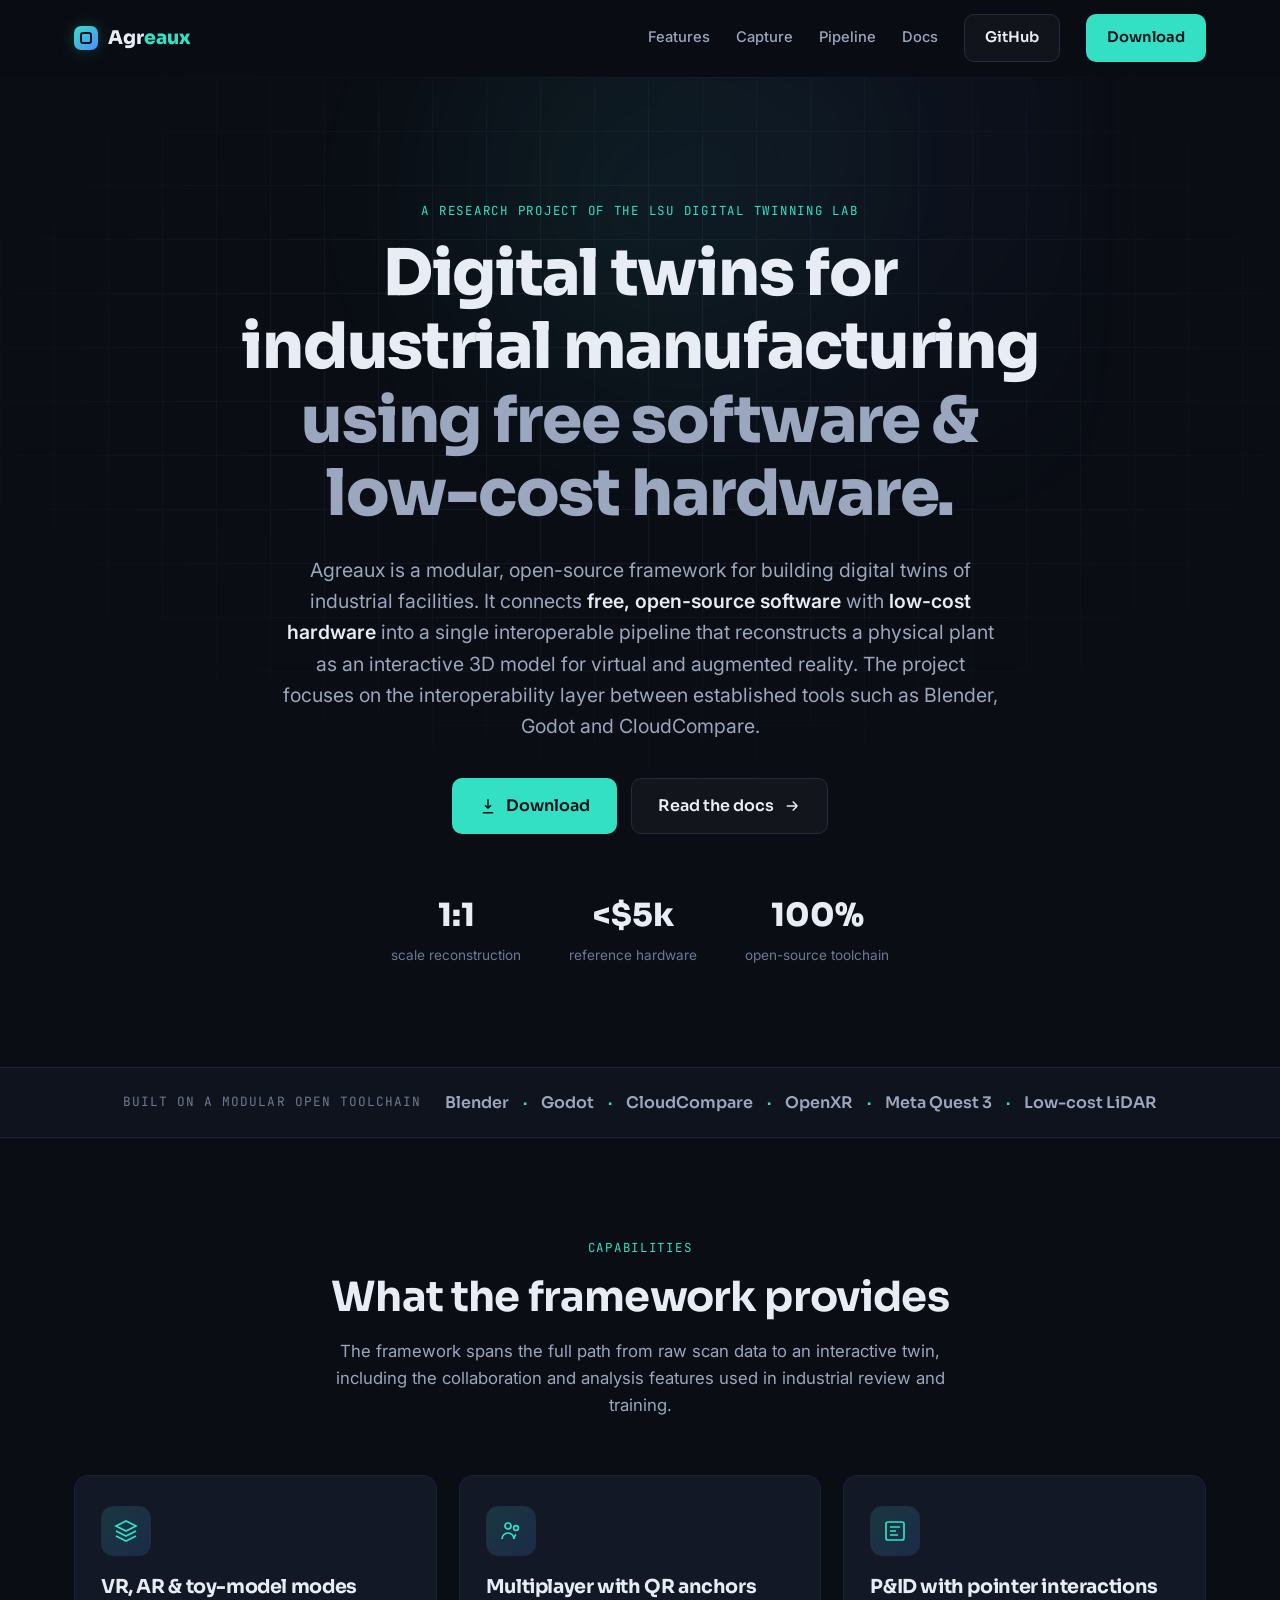
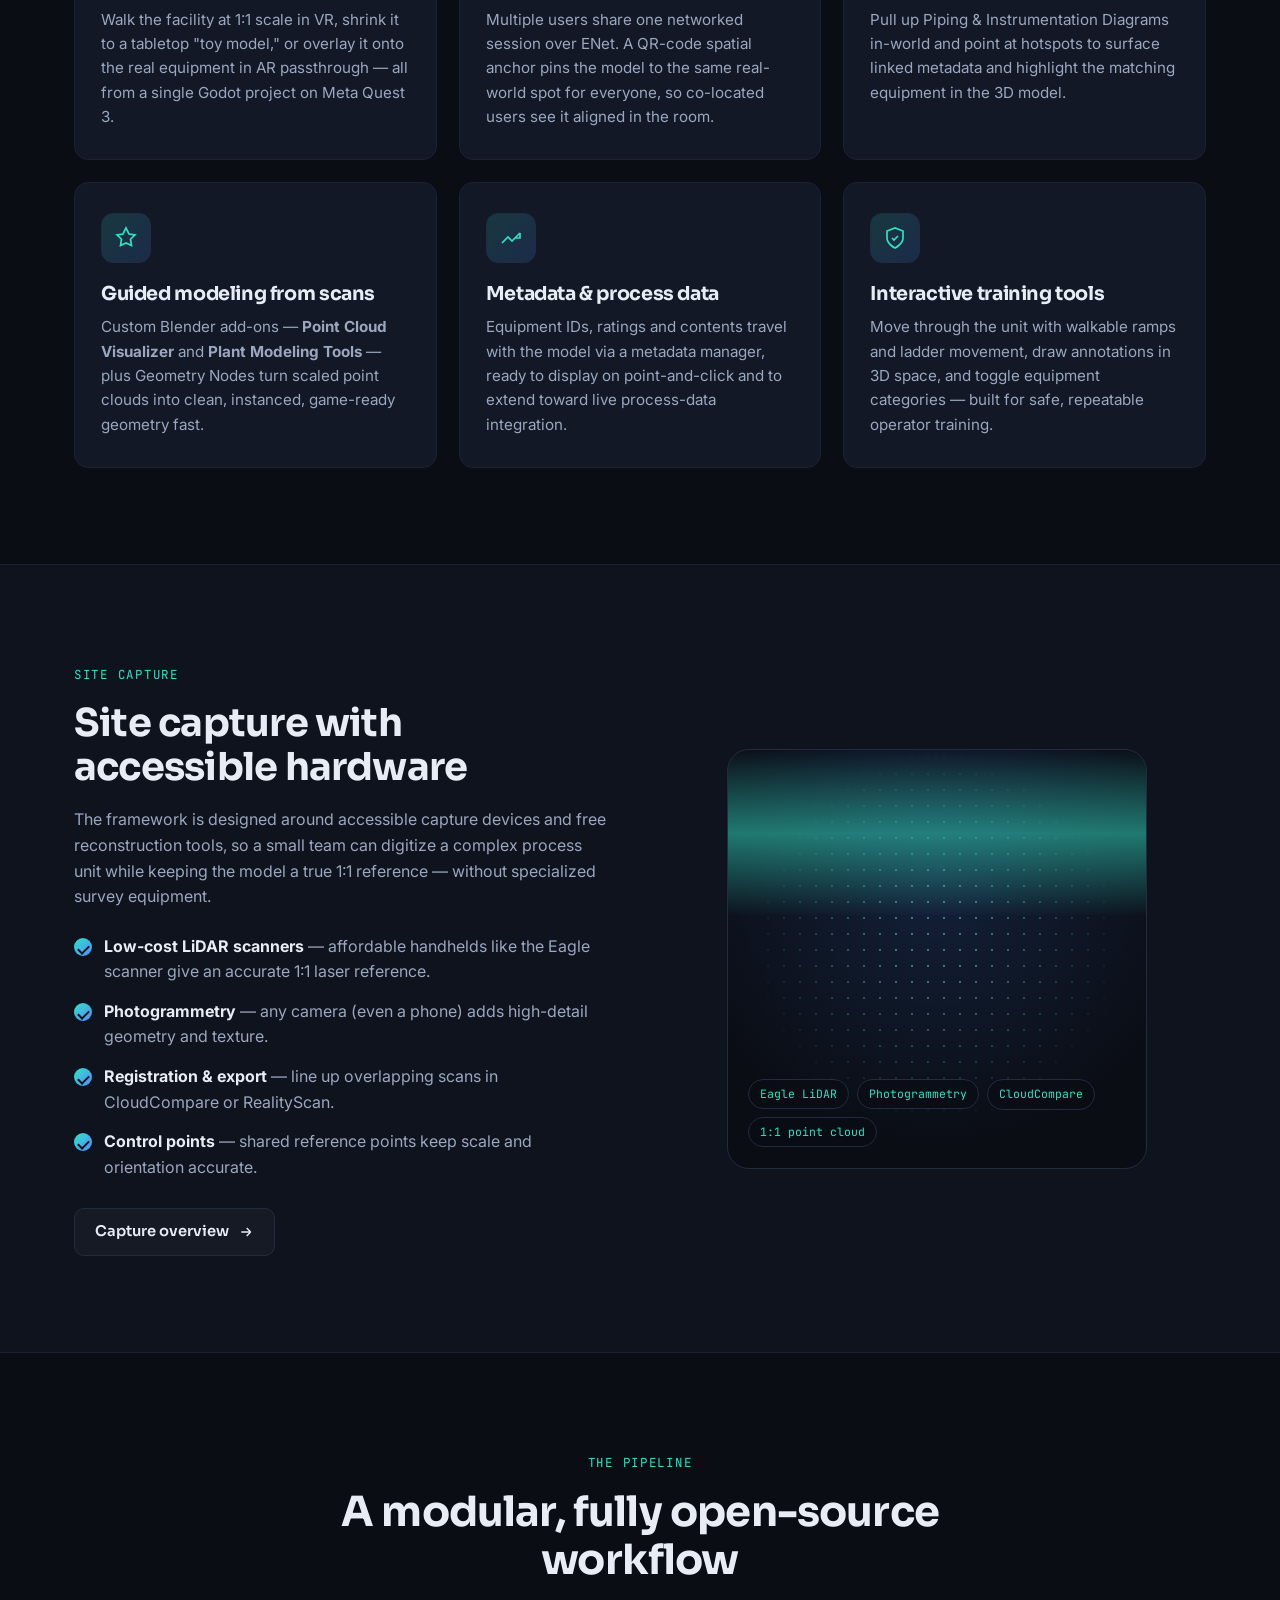
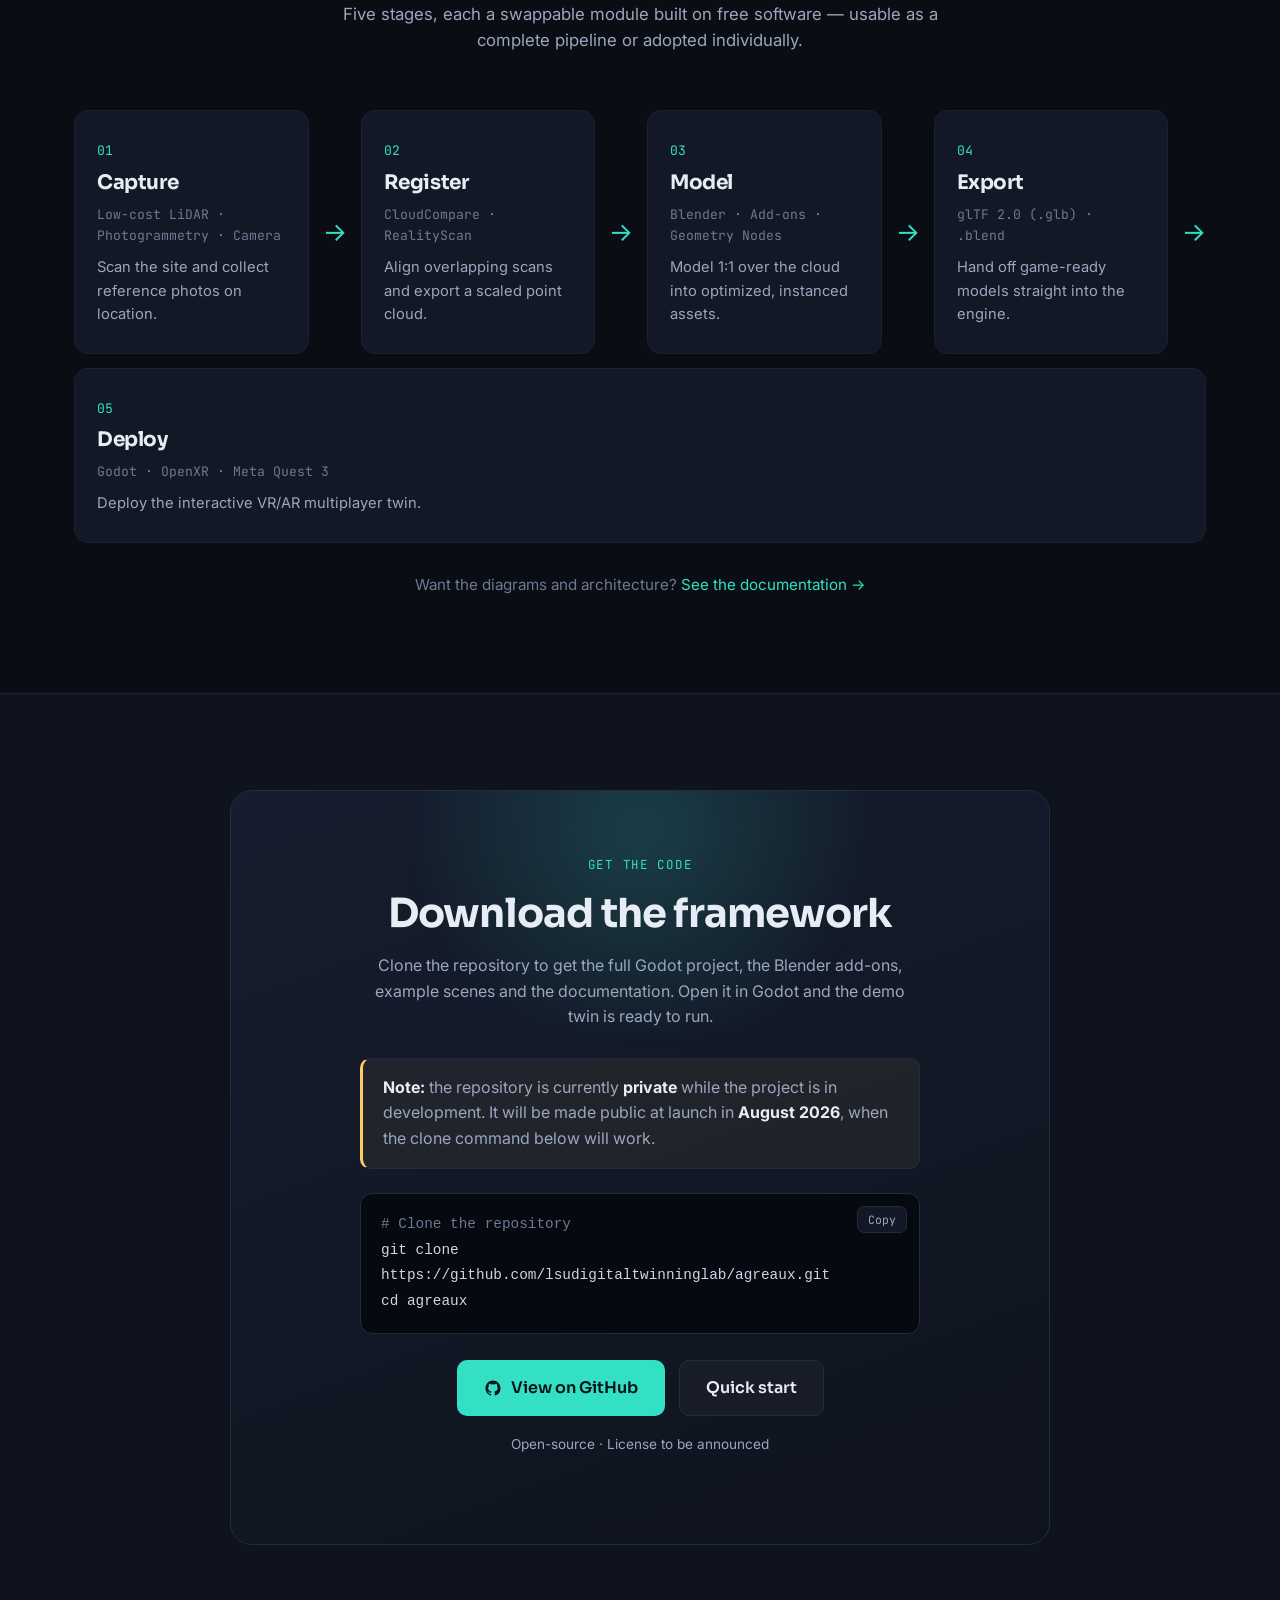
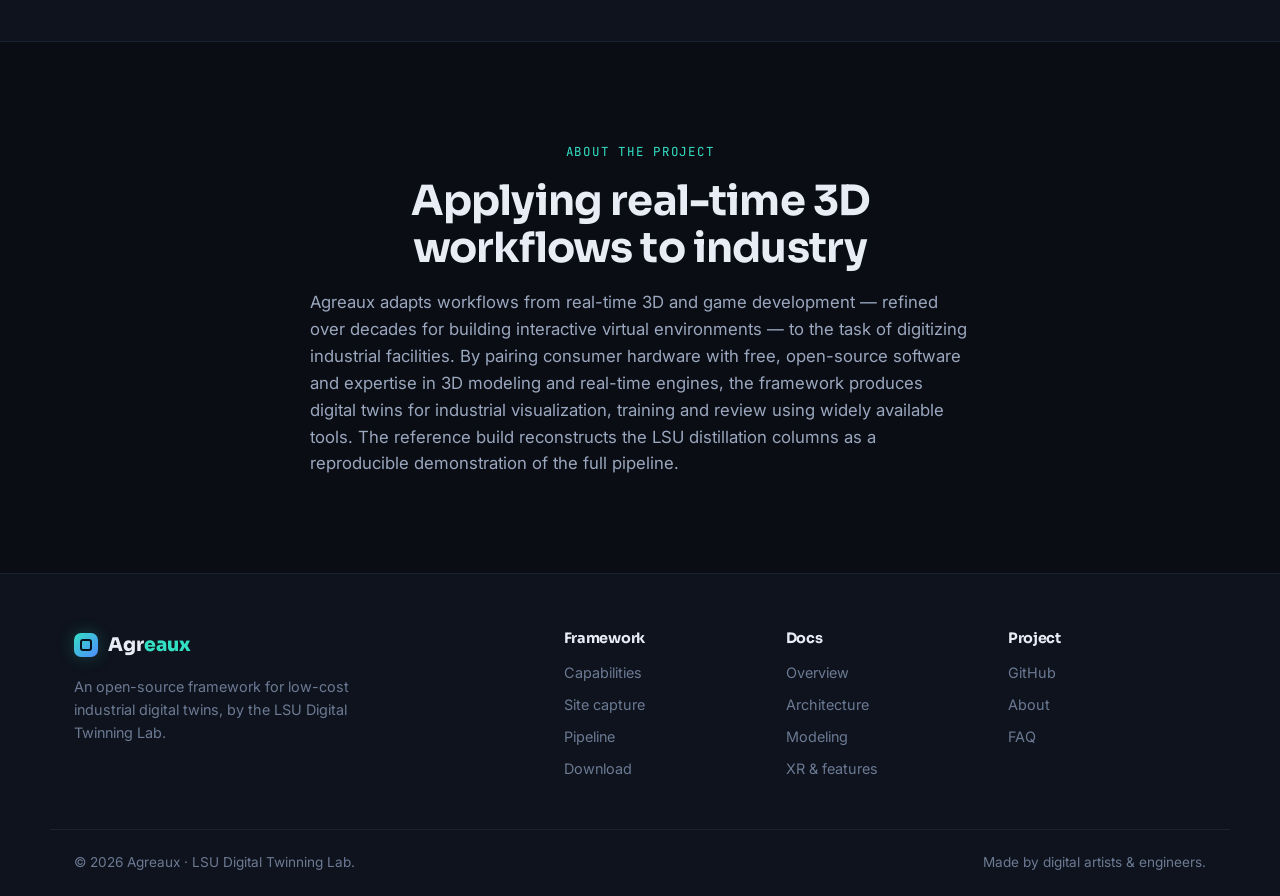
<file: index.html>
<!DOCTYPE html>
<html lang="en">
<head>
  <meta charset="UTF-8" />
  <meta name="viewport" content="width=device-width, initial-scale=1.0" />
  <title>Agreaux — Open-Source Digital Twin Framework for Heavy Industry</title>
  <meta name="description" content="Agreaux is an open-source framework for building low-cost VR/AR digital twins of industrial facilities using Blender, Godot and low-cost LiDAR — by the LSU Digital Twinning Lab." />
  <link rel="preconnect" href="https://fonts.googleapis.com" />
  <link rel="preconnect" href="https://fonts.gstatic.com" crossorigin />
  <link href="https://fonts.googleapis.com/css2?family=Sora:wght@400;600;700;800&family=Inter:wght@400;500;600&family=JetBrains+Mono:wght@400;500&display=swap" rel="stylesheet" />
  <link rel="stylesheet" href="assets/css/style.css" />
  <link rel="icon" href="assets/img/favicon.svg" type="image/svg+xml" />
</head>
<body>
  <!-- Navbar -->
  <header class="nav" id="nav">
    <div class="nav-inner">
      <a class="brand" href="index.html">
        <span class="brand-mark" aria-hidden="true"></span>
        <span class="brand-name">Agr<span>eaux</span></span>
      </a>
      <nav class="nav-links" id="navLinks">
        <a href="#features">Features</a>
        <a href="#capture">Capture</a>
        <a href="#pipeline">Pipeline</a>
        <a href="docs.html">Docs</a>
        <a class="btn btn-ghost" href="https://github.com/lsudigitaltwinninglab/agreaux" target="_blank" rel="noopener">GitHub</a>
        <a class="btn btn-primary" href="#download">Download</a>
      </nav>
      <button class="nav-toggle" id="navToggle" aria-label="Toggle menu">
        <span></span><span></span><span></span>
      </button>
    </div>
  </header>

  <!-- Hero -->
  <section class="hero">
    <div class="hero-grid-bg" aria-hidden="true"></div>
    <div class="hero-glow" aria-hidden="true"></div>
    <div class="container hero-content">
      <span class="eyebrow">A research project of the LSU Digital Twinning Lab</span>
      <h1 class="hero-title">
        Digital twins for industrial manufacturing<br />
        <span class="gradient-text">using free software &amp; low-cost hardware.</span>
      </h1>
      <p class="hero-sub">
        Agreaux is a modular, open-source framework for building digital twins of industrial
        facilities. It connects <strong>free, open-source software</strong> with <strong>low-cost
        hardware</strong> into a single interoperable pipeline that reconstructs a physical plant as
        an interactive 3D model for virtual and augmented reality. The project focuses on the
        interoperability layer between established tools such as Blender, Godot and CloudCompare.
      </p>
      <div class="hero-actions">
        <a class="btn btn-primary btn-lg" href="#download">
          <svg viewBox="0 0 24 24" width="18" height="18" fill="none" stroke="currentColor" stroke-width="2"><path d="M12 3v12m0 0l-4-4m4 4l4-4M5 21h14"/></svg>
          Download
        </a>
        <a class="btn btn-ghost btn-lg" href="docs.html">
          Read the docs
          <svg viewBox="0 0 24 24" width="18" height="18" fill="none" stroke="currentColor" stroke-width="2"><path d="M5 12h14m0 0l-6-6m6 6l-6 6"/></svg>
        </a>
      </div>
      <div class="hero-stats">
        <div class="stat"><span class="stat-num">1:1</span><span class="stat-label">scale reconstruction</span></div>
        <div class="stat"><span class="stat-num">&lt;$5k</span><span class="stat-label">reference hardware</span></div>
        <div class="stat"><span class="stat-num">100%</span><span class="stat-label">open-source toolchain</span></div>
      </div>
    </div>
  </section>

  <!-- Tools strip -->
  <section class="strip">
    <div class="container strip-inner">
      <span class="strip-label">Built on a modular open toolchain</span>
      <div class="strip-tools">
        <span>Blender</span><span class="dot">·</span>
        <span>Godot</span><span class="dot">·</span>
        <span>CloudCompare</span><span class="dot">·</span>
        <span>OpenXR</span><span class="dot">·</span>
        <span>Meta Quest 3</span><span class="dot">·</span>
        <span>Low-cost LiDAR</span>
      </div>
    </div>
  </section>

  <!-- Features -->
  <section class="section" id="features">
    <div class="container">
      <div class="section-head">
        <span class="eyebrow">Capabilities</span>
        <h2>What the framework provides</h2>
        <p>The framework spans the full path from raw scan data to an interactive twin, including the
          collaboration and analysis features used in industrial review and training.</p>
      </div>

      <div class="features-grid">
        <article class="feature-card">
          <div class="feature-icon">
            <svg viewBox="0 0 24 24" fill="none" stroke="currentColor" stroke-width="1.7"><path d="M2 7l10-5 10 5-10 5L2 7z"/><path d="M2 17l10 5 10-5M2 12l10 5 10-5"/></svg>
          </div>
          <h3>VR, AR &amp; toy-model modes</h3>
          <p>Walk the facility at 1:1 scale in VR, shrink it to a tabletop "toy model," or overlay it
            onto the real equipment in AR passthrough — all from a single Godot project on Meta Quest 3.</p>
        </article>

        <article class="feature-card">
          <div class="feature-icon">
            <svg viewBox="0 0 24 24" fill="none" stroke="currentColor" stroke-width="1.7"><circle cx="9" cy="7" r="3"/><circle cx="17" cy="9" r="2.4"/><path d="M3 20c0-3.3 2.7-6 6-6s6 2.7 6 6M15 20c0-2 .8-3.6 2-4.6"/></svg>
          </div>
          <h3>Multiplayer with QR anchors</h3>
          <p>Multiple users share one networked session over ENet. A QR-code spatial anchor pins the
            model to the same real-world spot for everyone, so co-located users see it aligned in the room.</p>
        </article>

        <article class="feature-card">
          <div class="feature-icon">
            <svg viewBox="0 0 24 24" fill="none" stroke="currentColor" stroke-width="1.7"><rect x="3" y="3" width="18" height="18" rx="2"/><path d="M7 8h10M7 12h6M7 16h8"/></svg>
          </div>
          <h3>P&amp;ID with pointer interactions</h3>
          <p>Pull up Piping &amp; Instrumentation Diagrams in-world and point at hotspots to surface
            linked metadata and highlight the matching equipment in the 3D model.</p>
        </article>

        <article class="feature-card">
          <div class="feature-icon">
            <svg viewBox="0 0 24 24" fill="none" stroke="currentColor" stroke-width="1.7"><path d="M12 2l3 6 6 .9-4.5 4.3 1 6.3L12 17l-5.5 2.5 1-6.3L3 8.9 9 8z"/></svg>
          </div>
          <h3>Guided modeling from scans</h3>
          <p>Custom Blender add-ons — <strong>Point Cloud Visualizer</strong> and <strong>Plant
            Modeling Tools</strong> — plus Geometry Nodes turn scaled point clouds into clean,
            instanced, game-ready geometry fast.</p>
        </article>

        <article class="feature-card">
          <div class="feature-icon">
            <svg viewBox="0 0 24 24" fill="none" stroke="currentColor" stroke-width="1.7"><path d="M3 17l6-6 4 4 8-8"/><path d="M21 7v5h-5"/></svg>
          </div>
          <h3>Metadata &amp; process data</h3>
          <p>Equipment IDs, ratings and contents travel with the model via a metadata manager, ready to
            display on point-and-click and to extend toward live process-data integration.</p>
        </article>

        <article class="feature-card">
          <div class="feature-icon">
            <svg viewBox="0 0 24 24" fill="none" stroke="currentColor" stroke-width="1.7"><path d="M12 22s8-4 8-10V5l-8-3-8 3v7c0 6 8 10 8 10z"/><path d="M9 12l2 2 4-4"/></svg>
          </div>
          <h3>Interactive training tools</h3>
          <p>Move through the unit with walkable ramps and ladder movement, draw annotations in 3D
            space, and toggle equipment categories — built for safe, repeatable operator training.</p>
        </article>
      </div>
    </div>
  </section>

  <!-- Capture / LiDAR -->
  <section class="section section-alt" id="capture">
    <div class="container split">
      <div class="split-text">
        <span class="eyebrow">Site capture</span>
        <h2>Site capture with accessible hardware</h2>
        <p>The framework is designed around accessible capture devices and free reconstruction tools,
          so a small team can digitize a complex process unit while keeping the model a true 1:1
          reference — without specialized survey equipment.</p>
        <ul class="check-list">
          <li><strong>Low-cost LiDAR scanners</strong> — affordable handhelds like the Eagle scanner give an accurate 1:1 laser reference.</li>
          <li><strong>Photogrammetry</strong> — any camera (even a phone) adds high-detail geometry and texture.</li>
          <li><strong>Registration &amp; export</strong> — line up overlapping scans in CloudCompare or RealityScan.</li>
          <li><strong>Control points</strong> — shared reference points keep scale and orientation accurate.</li>
        </ul>
        <a class="btn btn-ghost" href="docs.html#capture">Capture overview
          <svg viewBox="0 0 24 24" width="16" height="16" fill="none" stroke="currentColor" stroke-width="2"><path d="M5 12h14m0 0l-6-6m6 6l-6 6"/></svg>
        </a>
      </div>
      <div class="split-visual">
        <div class="scan-card">
          <div class="scan-dots" aria-hidden="true"></div>
          <div class="scan-lines" aria-hidden="true"></div>
          <div class="scan-badges">
            <span class="badge">Eagle LiDAR</span>
            <span class="badge">Photogrammetry</span>
            <span class="badge">CloudCompare</span>
            <span class="badge">1:1 point cloud</span>
          </div>
        </div>
      </div>
    </div>
  </section>

  <!-- Pipeline -->
  <section class="section" id="pipeline">
    <div class="container">
      <div class="section-head">
        <span class="eyebrow">The pipeline</span>
        <h2>A modular, fully open-source workflow</h2>
        <p>Five stages, each a swappable module built on free software — usable as a complete pipeline
          or adopted individually.</p>
      </div>
      <div class="stack-grid">
        <div class="stack-item">
          <span class="stack-step">01</span>
          <h3>Capture</h3>
          <p class="stack-tools">Low-cost LiDAR · Photogrammetry · Camera</p>
          <p>Scan the site and collect reference photos on location.</p>
        </div>
        <div class="stack-arrow" aria-hidden="true">→</div>
        <div class="stack-item">
          <span class="stack-step">02</span>
          <h3>Register</h3>
          <p class="stack-tools">CloudCompare · RealityScan</p>
          <p>Align overlapping scans and export a scaled point cloud.</p>
        </div>
        <div class="stack-arrow" aria-hidden="true">→</div>
        <div class="stack-item">
          <span class="stack-step">03</span>
          <h3>Model</h3>
          <p class="stack-tools">Blender · Add-ons · Geometry Nodes</p>
          <p>Model 1:1 over the cloud into optimized, instanced assets.</p>
        </div>
        <div class="stack-arrow" aria-hidden="true">→</div>
        <div class="stack-item">
          <span class="stack-step">04</span>
          <h3>Export</h3>
          <p class="stack-tools">glTF 2.0 (.glb) · .blend</p>
          <p>Hand off game-ready models straight into the engine.</p>
        </div>
        <div class="stack-arrow" aria-hidden="true">→</div>
        <div class="stack-item">
          <span class="stack-step">05</span>
          <h3>Deploy</h3>
          <p class="stack-tools">Godot · OpenXR · Meta Quest 3</p>
          <p>Deploy the interactive VR/AR multiplayer twin.</p>
        </div>
      </div>
      <p class="pipeline-note">Want the diagrams and architecture? <a href="docs.html#architecture">See the documentation →</a></p>
    </div>
  </section>

  <!-- Download -->
  <section class="section section-alt download-section" id="download">
    <div class="container">
      <div class="download-card">
        <div class="download-glow" aria-hidden="true"></div>
        <span class="eyebrow">Get the code</span>
        <h2>Download the framework</h2>
        <p>Clone the repository to get the full Godot project, the Blender add-ons, example scenes and
          the documentation. Open it in Godot and the demo twin is ready to run.</p>
        <div class="callout callout-warn repo-notice">
          <strong>Note:</strong> the repository is currently <strong>private</strong> while the
          project is in development. It will be made public at launch in
          <strong>August&nbsp;2026</strong>, when the clone command below will work.
        </div>
        <div class="code-block">
          <code><span class="c-comment"># Clone the repository</span><br />
          git clone https://github.com/lsudigitaltwinninglab/agreaux.git<br />
          cd agreaux</code>
          <button class="copy-btn" data-copy="git clone https://github.com/lsudigitaltwinninglab/agreaux.git">Copy</button>
        </div>
        <div class="download-actions">
          <a class="btn btn-primary btn-lg" href="https://github.com/lsudigitaltwinninglab/agreaux" target="_blank" rel="noopener">
            <svg viewBox="0 0 24 24" width="18" height="18" fill="currentColor"><path d="M12 2C6.5 2 2 6.6 2 12.3c0 4.5 2.9 8.3 6.8 9.7.5.1.7-.2.7-.5v-1.7c-2.8.6-3.4-1.4-3.4-1.4-.5-1.2-1.1-1.5-1.1-1.5-.9-.6.1-.6.1-.6 1 .1 1.5 1 1.5 1 .9 1.6 2.4 1.1 3 .8.1-.7.4-1.1.6-1.4-2.2-.3-4.6-1.1-4.6-5 0-1.1.4-2 1-2.7-.1-.3-.4-1.3.1-2.7 0 0 .8-.3 2.7 1a9.3 9.3 0 0 1 5 0c1.9-1.3 2.7-1 2.7-1 .5 1.4.2 2.4.1 2.7.6.7 1 1.6 1 2.7 0 3.9-2.4 4.7-4.6 5 .4.3.7.9.7 1.9v2.8c0 .3.2.6.7.5A10 10 0 0 0 22 12.3C22 6.6 17.5 2 12 2z"/></svg>
            View on GitHub
          </a>
          <a class="btn btn-ghost btn-lg" href="docs.html#get-started">Quick start</a>
        </div>
        <p class="license-note">Open-source · License to be announced</p>
      </div>
    </div>
  </section>

  <!-- About -->
  <section class="section" id="about">
    <div class="container about-inner">
      <div class="section-head">
        <span class="eyebrow">About the project</span>
        <h2>Applying real-time 3D workflows to industry</h2>
        <p>Agreaux adapts workflows from real-time 3D and game development — refined over decades for
          building interactive virtual environments — to the task of digitizing industrial facilities.
          By pairing consumer hardware with free, open-source software and expertise in 3D modeling and
          real-time engines, the framework produces digital twins for industrial visualization,
          training and review using widely available tools. The reference build reconstructs the LSU
          distillation columns as a reproducible demonstration of the full pipeline.</p>
      </div>
    </div>
  </section>

  <!-- Footer -->
  <footer class="footer">
    <div class="container footer-inner">
      <div class="footer-brand">
        <a class="brand" href="index.html">
          <span class="brand-mark" aria-hidden="true"></span>
          <span class="brand-name">Agr<span>eaux</span></span>
        </a>
        <p>An open-source framework for low-cost industrial digital twins, by the LSU Digital Twinning Lab.</p>
      </div>
      <div class="footer-cols">
        <div class="footer-col">
          <h4>Framework</h4>
          <a href="#features">Capabilities</a>
          <a href="#capture">Site capture</a>
          <a href="#pipeline">Pipeline</a>
          <a href="#download">Download</a>
        </div>
        <div class="footer-col">
          <h4>Docs</h4>
          <a href="docs.html#overview">Overview</a>
          <a href="docs.html#architecture">Architecture</a>
          <a href="docs.html#modeling">Modeling</a>
          <a href="docs.html#xr">XR &amp; features</a>
        </div>
        <div class="footer-col">
          <h4>Project</h4>
          <a href="https://github.com/lsudigitaltwinninglab/agreaux" target="_blank" rel="noopener">GitHub</a>
          <a href="#about">About</a>
          <a href="docs.html#faq">FAQ</a>
        </div>
      </div>
    </div>
    <div class="container footer-bottom">
      <span>© <span id="year"></span> Agreaux · LSU Digital Twinning Lab.</span>
      <span>Made by digital artists &amp; engineers.</span>
    </div>
  </footer>

  <script src="assets/js/main.js"></script>
</body>
</html>
</file>
<file: assets/css/style.css>
/* ===== TwinForge — stylesheet ===== */
:root {
  --bg: #0a0d14;
  --bg-2: #0e131d;
  --surface: #121826;
  --surface-2: #161d2e;
  --border: #222c40;
  --border-soft: #1a2233;
  --text: #e7ecf5;
  --text-dim: #9aa7be;
  --text-faint: #6c7a93;
  --accent: #34e0c4;
  --accent-2: #4f8cff;
  --accent-glow: rgba(52, 224, 196, 0.5);
  --warn: #ffcc66;
  --radius: 14px;
  --radius-lg: 22px;
  --max: 1180px;
  --font-head: "Sora", system-ui, sans-serif;
  --font-body: "Inter", system-ui, sans-serif;
  --font-mono: "JetBrains Mono", ui-monospace, monospace;
}

* { box-sizing: border-box; margin: 0; padding: 0; }

html { scroll-behavior: smooth; scroll-padding-top: 88px; }

body {
  background: var(--bg);
  color: var(--text);
  font-family: var(--font-body);
  line-height: 1.6;
  -webkit-font-smoothing: antialiased;
  overflow-x: hidden;
}

a { color: inherit; text-decoration: none; }

.container { width: 100%; max-width: var(--max); margin: 0 auto; padding: 0 24px; }

h1, h2, h3, h4 { font-family: var(--font-head); line-height: 1.15; letter-spacing: -0.02em; }

.eyebrow {
  display: inline-block;
  font-family: var(--font-mono);
  font-size: 0.78rem;
  letter-spacing: 0.14em;
  text-transform: uppercase;
  color: var(--accent);
  margin-bottom: 16px;
}

.gradient-text {
  color: var(--text-dim);
}

/* ===== Buttons ===== */
.btn {
  display: inline-flex;
  align-items: center;
  gap: 9px;
  font-family: var(--font-head);
  font-weight: 600;
  font-size: 0.92rem;
  padding: 11px 20px;
  border-radius: 10px;
  border: 1px solid transparent;
  cursor: pointer;
  transition: transform 0.15s ease, background 0.2s ease, border-color 0.2s ease, box-shadow 0.2s ease;
  white-space: nowrap;
}
.btn:hover { transform: translateY(-2px); }
.btn-lg { padding: 14px 26px; font-size: 1rem; }
.btn-primary {
  background: var(--accent);
  color: #06121a;
}
.btn-primary:hover { background: #46e7cd; }
.btn-ghost {
  background: rgba(255, 255, 255, 0.03);
  border-color: var(--border);
  color: var(--text);
}
.btn-ghost:hover { border-color: var(--accent); background: rgba(52, 224, 196, 0.06); }

/* ===== Navbar ===== */
.nav {
  position: sticky;
  top: 0;
  z-index: 100;
  backdrop-filter: blur(14px);
  background: rgba(10, 13, 20, 0.72);
  border-bottom: 1px solid transparent;
  transition: border-color 0.25s ease, background 0.25s ease;
}
.nav.scrolled { border-bottom-color: var(--border); background: rgba(10, 13, 20, 0.9); }
.nav-inner {
  max-width: var(--max);
  margin: 0 auto;
  padding: 14px 24px;
  display: flex;
  align-items: center;
  justify-content: space-between;
}
.brand { display: flex; align-items: center; gap: 10px; font-family: var(--font-head); font-weight: 800; font-size: 1.18rem; }
.brand-mark {
  width: 24px; height: 24px; border-radius: 7px;
  background: linear-gradient(135deg, var(--accent), var(--accent-2));
  box-shadow: 0 0 18px -4px var(--accent-glow);
  position: relative;
}
.brand-mark::after {
  content: ""; position: absolute; inset: 6px;
  border: 2px solid #06121a; border-radius: 3px;
}
.brand-name span { color: var(--accent); }
.nav-links { display: flex; align-items: center; gap: 26px; }
.nav-links > a:not(.btn) { color: var(--text-dim); font-size: 0.92rem; font-weight: 500; transition: color 0.18s ease; }
.nav-links > a:not(.btn):hover, .nav-links > a.active { color: var(--text); }
.nav-toggle { display: none; flex-direction: column; gap: 5px; background: none; border: none; cursor: pointer; padding: 6px; }
.nav-toggle span { width: 24px; height: 2px; background: var(--text); border-radius: 2px; transition: 0.25s; }

/* ===== Hero ===== */
.hero { position: relative; padding: 120px 0 100px; overflow: hidden; }
.hero-grid-bg {
  position: absolute; inset: 0;
  background-image:
    linear-gradient(var(--border-soft) 1px, transparent 1px),
    linear-gradient(90deg, var(--border-soft) 1px, transparent 1px);
  background-size: 54px 54px;
  mask-image: radial-gradient(ellipse 80% 60% at 50% 30%, #000 30%, transparent 75%);
  opacity: 0.5;
}
.hero-glow {
  position: absolute; top: -180px; left: 50%; transform: translateX(-50%);
  width: 900px; height: 600px;
  background: radial-gradient(circle, rgba(52, 224, 196, 0.06), transparent 60%),
              radial-gradient(circle at 70% 40%, rgba(79, 140, 255, 0.05), transparent 60%);
  filter: blur(20px);
  pointer-events: none;
}
.hero-content { position: relative; text-align: center; max-width: 860px; }
.hero-title { font-size: clamp(2.3rem, 6vw, 4rem); font-weight: 800; margin-bottom: 24px; }
.hero-sub { font-size: clamp(1.02rem, 2vw, 1.22rem); color: var(--text-dim); max-width: 720px; margin: 0 auto 36px; }
.hero-sub strong { color: var(--text); font-weight: 600; }
.hero-actions { display: flex; gap: 14px; justify-content: center; flex-wrap: wrap; margin-bottom: 56px; }
.hero-stats { display: flex; gap: 48px; justify-content: center; flex-wrap: wrap; }
.stat { display: flex; flex-direction: column; gap: 4px; }
.stat-num { font-family: var(--font-head); font-size: 2rem; font-weight: 800; color: var(--text); }
.stat-label { font-size: 0.85rem; color: var(--text-faint); }

/* ===== Strip ===== */
.strip { border-top: 1px solid var(--border-soft); border-bottom: 1px solid var(--border-soft); background: var(--bg-2); }
.strip-inner { display: flex; align-items: center; justify-content: center; gap: 24px; padding: 22px 24px; flex-wrap: wrap; }
.strip-label { font-size: 0.8rem; color: var(--text-faint); font-family: var(--font-mono); letter-spacing: 0.08em; text-transform: uppercase; }
.strip-tools { display: flex; align-items: center; gap: 14px; flex-wrap: wrap; font-family: var(--font-head); font-weight: 600; color: var(--text-dim); }
.strip-tools .dot { color: var(--accent); }

/* ===== Sections ===== */
.section { padding: 96px 0; }
.section-alt { background: var(--bg-2); border-top: 1px solid var(--border-soft); border-bottom: 1px solid var(--border-soft); }
.section-head { max-width: 660px; margin: 0 auto 56px; text-align: center; }
.section-head h2 { font-size: clamp(1.8rem, 4vw, 2.6rem); font-weight: 700; margin-bottom: 16px; }
.section-head p { color: var(--text-dim); font-size: 1.05rem; }

/* ===== Features grid ===== */
.features-grid { display: grid; grid-template-columns: repeat(3, 1fr); gap: 22px; }
.feature-card {
  background: var(--surface);
  border: 1px solid var(--border-soft);
  border-radius: var(--radius);
  padding: 30px 26px;
  transition: transform 0.2s ease, border-color 0.2s ease, background 0.2s ease;
}
.feature-card:hover { transform: translateY(-4px); border-color: var(--border); background: var(--surface-2); }
.feature-icon {
  width: 50px; height: 50px; border-radius: 12px;
  display: grid; place-items: center; margin-bottom: 20px;
  background: linear-gradient(135deg, rgba(52, 224, 196, 0.16), rgba(79, 140, 255, 0.16));
  border: 1px solid var(--border);
}
.feature-icon svg { width: 24px; height: 24px; color: var(--accent); }
.feature-card h3 { font-size: 1.2rem; margin-bottom: 10px; }
.feature-card p { color: var(--text-dim); font-size: 0.95rem; }

/* ===== Split (capture) ===== */
.split { display: grid; grid-template-columns: 1fr 1fr; gap: 56px; align-items: center; }
.split-text h2 { font-size: clamp(1.7rem, 3.5vw, 2.4rem); margin-bottom: 18px; }
.split-text > p { color: var(--text-dim); margin-bottom: 24px; }
.check-list { list-style: none; display: flex; flex-direction: column; gap: 14px; margin-bottom: 28px; }
.check-list li { position: relative; padding-left: 30px; color: var(--text-dim); }
.check-list li strong { color: var(--text); }
.check-list li::before {
  content: ""; position: absolute; left: 0; top: 4px;
  width: 18px; height: 18px; border-radius: 50%;
  background: linear-gradient(135deg, var(--accent), var(--accent-2));
}
.check-list li::after {
  content: ""; position: absolute; left: 6px; top: 9px;
  width: 5px; height: 9px; border: solid #06121a; border-width: 0 2px 2px 0;
  transform: rotate(45deg);
}
.split-visual { display: flex; justify-content: center; }
.scan-card {
  position: relative; width: 100%; max-width: 420px; aspect-ratio: 1 / 1;
  border-radius: var(--radius-lg); overflow: hidden;
  background: radial-gradient(circle at 50% 30%, #14203a, #0a0d14 75%);
  border: 1px solid var(--border);
}
.scan-dots {
  position: absolute; inset: 0;
  background-image: radial-gradient(var(--accent) 1.1px, transparent 1.2px);
  background-size: 16px 16px;
  mask-image: radial-gradient(circle at 50% 45%, #000 12%, transparent 62%);
  opacity: 0.55;
  animation: scanPulse 5s ease-in-out infinite;
}
.scan-lines {
  position: absolute; inset: 0;
  background: linear-gradient(transparent, rgba(52, 224, 196, 0.5), transparent);
  height: 40%;
  animation: scanSweep 3.4s linear infinite;
}
@keyframes scanSweep { 0% { transform: translateY(-120%); } 100% { transform: translateY(320%); } }
@keyframes scanPulse { 0%, 100% { opacity: 0.4; } 50% { opacity: 0.7; } }
.scan-badges { position: absolute; bottom: 20px; left: 20px; right: 20px; display: flex; flex-wrap: wrap; gap: 8px; }
.badge {
  font-family: var(--font-mono); font-size: 0.72rem; padding: 5px 11px;
  border-radius: 999px; background: rgba(10, 13, 20, 0.7);
  border: 1px solid var(--border); color: var(--accent); backdrop-filter: blur(4px);
}

/* ===== Stack ===== */
.stack-grid { display: flex; align-items: stretch; gap: 14px; flex-wrap: wrap; justify-content: center; }
.stack-item {
  flex: 1; min-width: 210px;
  background: var(--surface); border: 1px solid var(--border-soft);
  border-radius: var(--radius); padding: 26px 22px;
}
.stack-step { font-family: var(--font-mono); font-size: 0.82rem; color: var(--accent); }
.stack-item h3 { font-size: 1.25rem; margin: 8px 0 10px; }
.stack-tools { font-size: 0.82rem; color: var(--text-faint); font-family: var(--font-mono); margin-bottom: 10px; }
.stack-item p:last-child { color: var(--text-dim); font-size: 0.92rem; }
.stack-arrow { display: flex; align-items: center; color: var(--accent); font-size: 1.6rem; }
.pipeline-note { text-align: center; margin-top: 30px; color: var(--text-faint); font-size: 0.95rem; }
.pipeline-note a { color: var(--accent); }

/* ===== Feature pills ===== */
.feature-pills { display: flex; flex-wrap: wrap; gap: 9px; margin: 4px 0 18px; }
.pill {
  font-family: var(--font-mono); font-size: 0.78rem; padding: 6px 13px; border-radius: 999px;
  background: var(--surface-2); border: 1px solid var(--border); color: var(--accent);
}

/* ===== Mermaid diagrams ===== */
.mermaid {
  background: var(--bg-2); border: 1px solid var(--border-soft);
  border-radius: var(--radius); padding: 24px; margin: 18px 0;
  text-align: center; overflow-x: auto;
  visibility: hidden;
}
.mermaid[data-processed="true"] { visibility: visible; }
.mermaid svg { max-width: 100%; height: auto; }

/* ===== Doc figures ===== */
.doc-figure { margin: 22px 0; }
.doc-figure img {
  display: block; width: 100%; height: auto;
  background: var(--bg-2); border: 1px solid var(--border-soft);
  border-radius: var(--radius);
}
.doc-figure.tall img { max-width: 420px; margin: 0 auto; }
.doc-figure figcaption {
  margin-top: 10px; color: var(--text-faint);
  font-size: 0.85rem; font-style: italic; text-align: center; line-height: 1.5;
}
.doc-figrow { display: grid; grid-template-columns: 1fr 1fr; gap: 18px; }
.doc-figrow .doc-figure { margin: 0; }
@media (max-width: 720px) { .doc-figrow { grid-template-columns: 1fr; } }

/* ===== Doc cards ===== */
.doc-cards { display: grid; grid-template-columns: repeat(4, 1fr); gap: 18px; }
.doc-card {
  background: var(--surface); border: 1px solid var(--border-soft);
  border-radius: var(--radius); padding: 26px 22px; transition: 0.2s;
}
.doc-card:hover { transform: translateY(-4px); border-color: var(--accent); }
.doc-num {
  display: inline-grid; place-items: center; width: 34px; height: 34px; border-radius: 9px;
  background: linear-gradient(135deg, rgba(52, 224, 196, 0.18), rgba(79, 140, 255, 0.18));
  border: 1px solid var(--border); color: var(--accent); font-family: var(--font-head);
  font-weight: 700; margin-bottom: 14px;
}
.doc-card h3 { font-size: 1.1rem; margin-bottom: 8px; }
.doc-card p { color: var(--text-dim); font-size: 0.9rem; }

/* ===== Download ===== */
.download-section { padding: 96px 0; }
.download-card {
  position: relative; overflow: hidden; text-align: center;
  background: linear-gradient(160deg, var(--surface-2), var(--bg-2));
  border: 1px solid var(--border); border-radius: var(--radius-lg);
  padding: 60px 40px; max-width: 820px; margin: 0 auto;
}
.download-glow {
  position: absolute; top: -160px; left: 50%; transform: translateX(-50%);
  width: 600px; height: 400px;
  background: radial-gradient(circle, rgba(52, 224, 196, 0.18), transparent 65%);
  filter: blur(10px); pointer-events: none;
}
.download-card h2 { font-size: clamp(1.8rem, 4vw, 2.5rem); margin-bottom: 16px; position: relative; }
.download-card > p { color: var(--text-dim); max-width: 560px; margin: 0 auto 28px; position: relative; }
.download-actions { display: flex; gap: 14px; justify-content: center; flex-wrap: wrap; margin: 26px 0 18px; position: relative; }
.license-note { font-size: 0.85rem; color: var(--text-faint); position: relative; }

/* ===== Code block ===== */
.code-block {
  position: relative; text-align: left;
  background: #06090f; border: 1px solid var(--border);
  border-radius: 12px; padding: 18px 20px; margin: 0 auto 8px; max-width: 560px;
  font-family: var(--font-mono); font-size: 0.9rem; overflow-x: auto;
}
.code-block code { color: #cdd6e8; line-height: 1.8; display: block; }
.code-block .c-comment { color: var(--text-faint); }
.copy-btn {
  position: absolute; top: 12px; right: 12px;
  background: var(--surface); border: 1px solid var(--border); color: var(--text-dim);
  font-family: var(--font-mono); font-size: 0.72rem; padding: 5px 10px;
  border-radius: 7px; cursor: pointer; transition: 0.18s;
}
.copy-btn:hover { color: var(--accent); border-color: var(--accent); }
.copy-btn.copied { color: var(--accent); border-color: var(--accent); }

/* ===== About ===== */
.about-inner .section-head { margin-bottom: 0; }
.about-inner .section-head p { text-align: left; }

/* ===== Footer ===== */
.footer { border-top: 1px solid var(--border-soft); background: var(--bg-2); padding-top: 56px; }
.footer-inner { display: grid; grid-template-columns: 1.4fr 2fr; gap: 40px; padding-bottom: 40px; }
.footer-brand p { color: var(--text-faint); font-size: 0.9rem; margin-top: 14px; max-width: 280px; }
.footer-cols { display: grid; grid-template-columns: repeat(3, 1fr); gap: 24px; }
.footer-col h4 { font-size: 0.9rem; margin-bottom: 14px; color: var(--text); }
.footer-col a { display: block; color: var(--text-faint); font-size: 0.9rem; margin-bottom: 9px; transition: color 0.18s; }
.footer-col a:hover { color: var(--accent); }
.footer-bottom {
  display: flex; justify-content: space-between; align-items: center;
  padding: 22px 24px; border-top: 1px solid var(--border-soft);
  color: var(--text-faint); font-size: 0.85rem; flex-wrap: wrap; gap: 10px;
}
.footer-bottom.only-bottom { border-top: none; }
.footer-bottom a:hover { color: var(--accent); }

/* ===== Docs layout ===== */
.docs-body { background: var(--bg); }
.docs-layout { display: grid; grid-template-columns: 248px 1fr; gap: 48px; align-items: start; padding-top: 40px; padding-bottom: 80px; }
.docs-sidebar {
  position: sticky; top: 88px; align-self: start;
  max-height: calc(100vh - 110px); overflow-y: auto; padding-right: 8px;
}
.side-group { font-family: var(--font-mono); font-size: 0.72rem; text-transform: uppercase; letter-spacing: 0.12em; color: var(--text-faint); margin: 22px 0 10px; }
.side-group:first-child { margin-top: 0; }
.side-link { display: block; padding: 7px 12px; border-radius: 8px; color: var(--text-dim); font-size: 0.9rem; border-left: 2px solid transparent; transition: 0.16s; }
.side-link:hover { color: var(--text); background: var(--surface); }
.side-link.active { color: var(--accent); border-left-color: var(--accent); background: rgba(52, 224, 196, 0.06); }

.docs-content { min-width: 0; max-width: 780px; }
.docs-breadcrumb { font-size: 0.85rem; color: var(--text-faint); margin-bottom: 20px; }
.docs-breadcrumb a:hover { color: var(--accent); }
.doc-section { padding: 28px 0; border-bottom: 1px solid var(--border-soft); scroll-margin-top: 90px; }
.doc-section:last-child { border-bottom: none; }
.doc-section h1 { font-size: clamp(2rem, 5vw, 2.7rem); margin-bottom: 16px; }
.doc-section h2 { font-size: 1.7rem; margin-bottom: 16px; display: flex; align-items: center; gap: 12px; flex-wrap: wrap; }
.doc-section h3 { font-size: 1.15rem; margin: 24px 0 12px; color: var(--text); }
.doc-section p { color: var(--text-dim); margin-bottom: 14px; }
.doc-section .lead { font-size: 1.15rem; color: var(--text); }
.step-pill {
  font-family: var(--font-mono); font-size: 0.72rem; padding: 4px 11px; border-radius: 999px;
  background: linear-gradient(120deg, var(--accent), var(--accent-2)); color: #06121a; font-weight: 600;
  letter-spacing: 0.04em;
}
.doc-list { list-style: none; display: flex; flex-direction: column; gap: 10px; margin: 0 0 16px; }
.doc-list li { position: relative; padding-left: 24px; color: var(--text-dim); }
.doc-list li strong { color: var(--text); }
.doc-list li::before { content: ""; position: absolute; left: 4px; top: 10px; width: 7px; height: 7px; border-radius: 2px; background: var(--accent); }
.doc-list.ordered { counter-reset: dl; }
.doc-list.ordered li { padding-left: 32px; }
.doc-list.ordered li::before { counter-increment: dl; content: counter(dl); top: 0; left: 0; width: 20px; height: 20px; border-radius: 6px; background: var(--surface-2); border: 1px solid var(--border); color: var(--accent); font-family: var(--font-mono); font-size: 0.72rem; display: grid; place-items: center; }
.doc-section code:not(.code-block code) { font-family: var(--font-mono); font-size: 0.86em; background: var(--surface-2); border: 1px solid var(--border-soft); padding: 2px 7px; border-radius: 6px; color: var(--accent); }

.callout {
  background: rgba(52, 224, 196, 0.06); border: 1px solid var(--border);
  border-left: 3px solid var(--accent); border-radius: 10px; padding: 16px 20px; margin: 18px 0; color: var(--text-dim);
}
.callout strong { color: var(--text); }
.callout a { color: var(--accent); }
.callout-warn { background: rgba(255, 204, 102, 0.06); border-left-color: var(--warn); }
.repo-notice { position: relative; text-align: left; max-width: 560px; margin: 0 auto 24px; }

.doc-table { width: 100%; border-collapse: collapse; margin: 8px 0 16px; font-size: 0.92rem; }
.doc-table th, .doc-table td { text-align: left; padding: 11px 14px; border-bottom: 1px solid var(--border-soft); }
.doc-table th { color: var(--text); font-family: var(--font-head); font-size: 0.85rem; }
.doc-table td { color: var(--text-dim); }
.doc-table tr:last-child td { border-bottom: none; }

.faq-item { margin-bottom: 20px; }
.faq-item h3 { margin: 0 0 6px; }

/* ===== Responsive ===== */
@media (max-width: 980px) {
  .features-grid { grid-template-columns: repeat(2, 1fr); }
  .doc-cards { grid-template-columns: repeat(2, 1fr); }
  .split { grid-template-columns: 1fr; gap: 36px; }
  .stack-arrow { display: none; }
  .footer-inner { grid-template-columns: 1fr; }
  .docs-layout { grid-template-columns: 1fr; }
  .docs-sidebar { display: none; }
}
@media (max-width: 720px) {
  .nav-links {
    position: fixed; top: 64px; right: 0; left: 0;
    flex-direction: column; align-items: stretch; gap: 6px;
    background: var(--bg-2); border-bottom: 1px solid var(--border);
    padding: 18px 24px; transform: translateY(-150%); transition: transform 0.3s ease;
  }
  .nav-links.open { transform: translateY(0); }
  .nav-links > a:not(.btn) { padding: 10px 0; }
  .nav-links .btn { justify-content: center; }
  .nav-toggle { display: flex; }
  .features-grid, .doc-cards { grid-template-columns: 1fr; }
  .hero-stats { gap: 28px; }
  .footer-cols { grid-template-columns: 1fr 1fr; }
}
</file>
